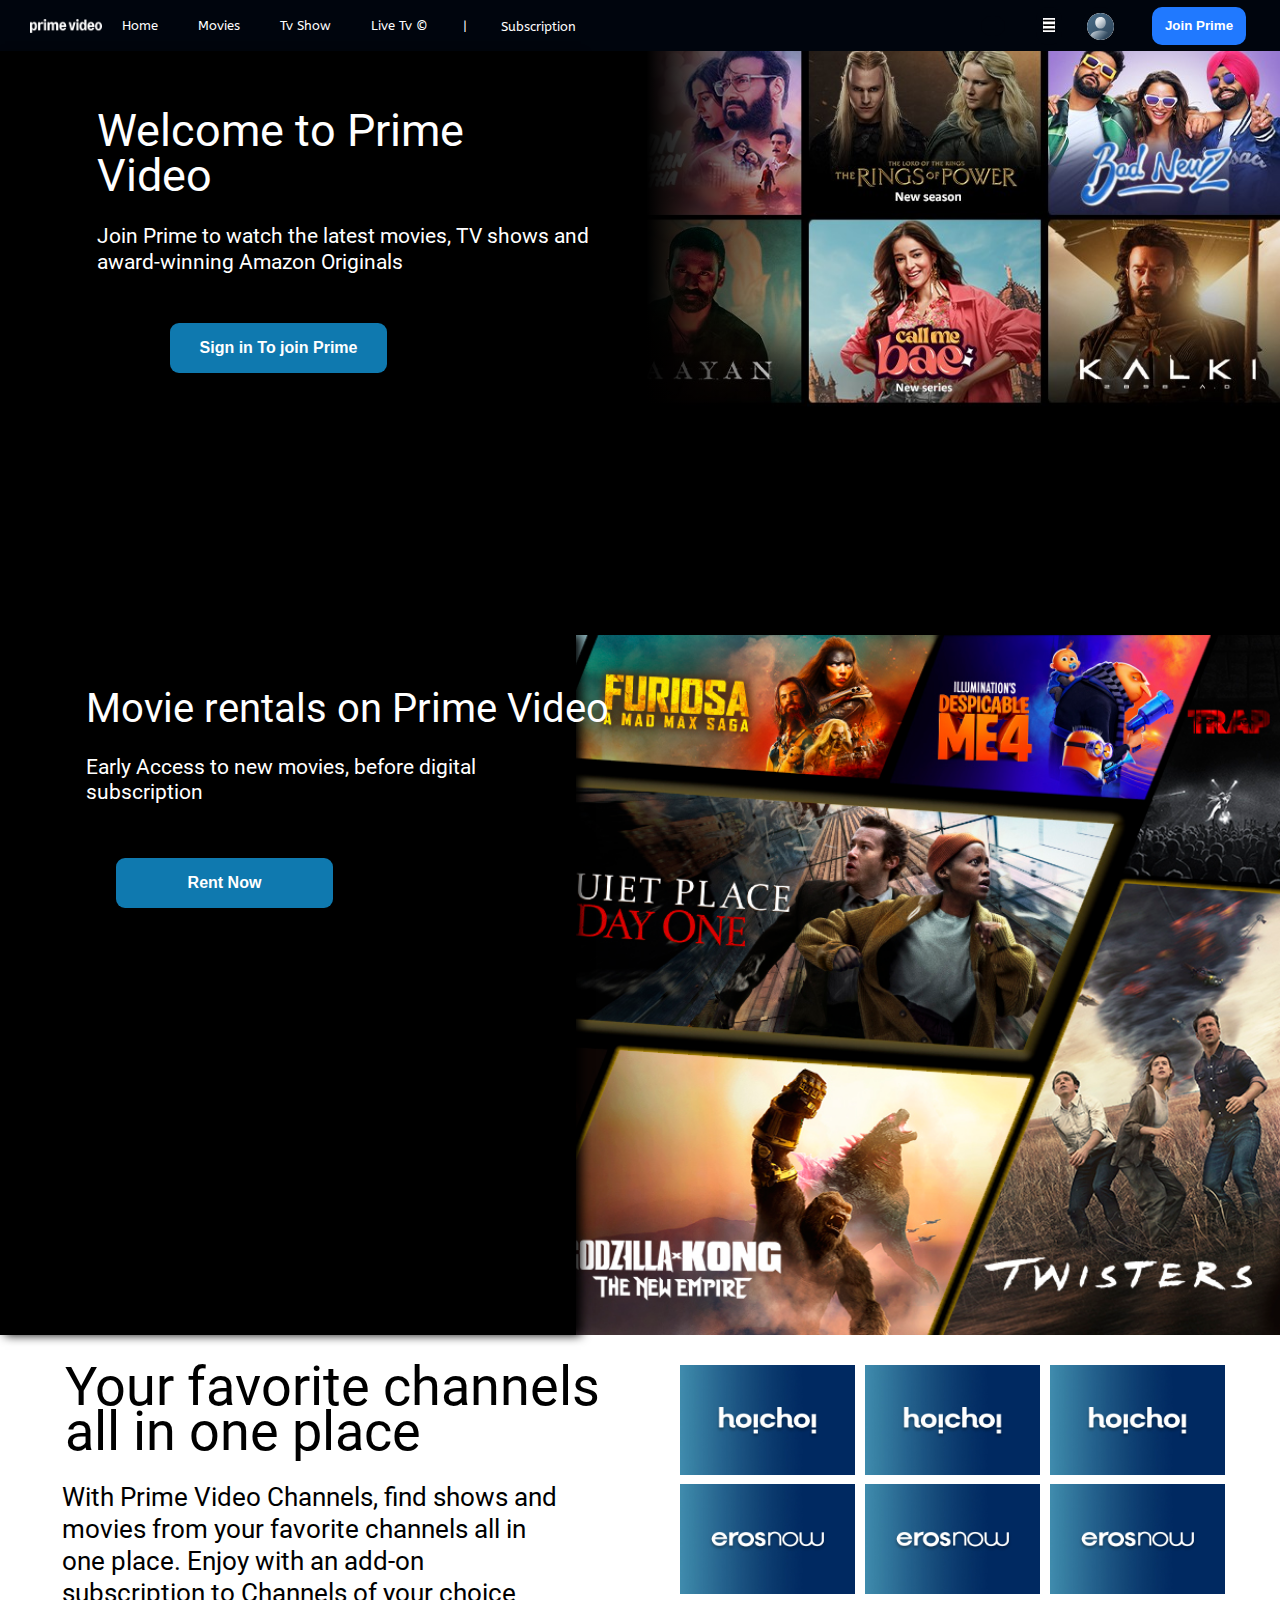
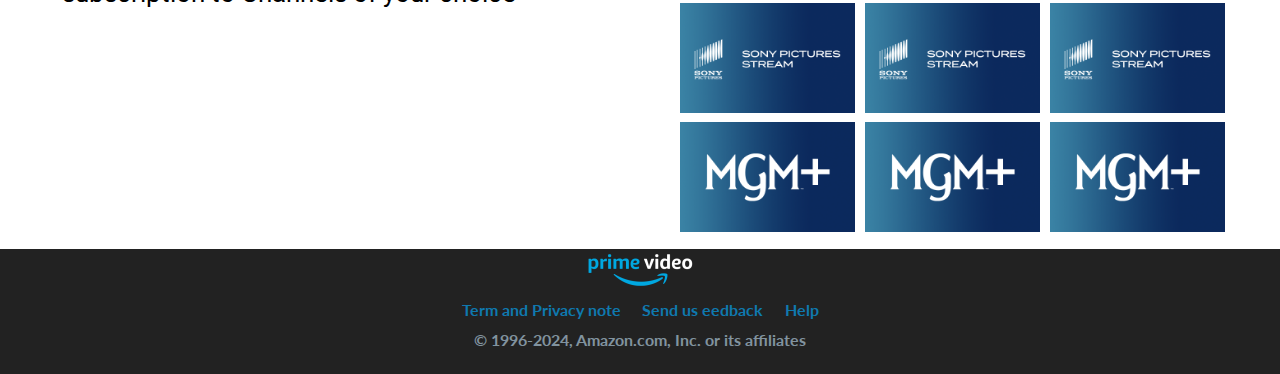
<file: index.html>
<!DOCTYPE html>
<html lang="en">

<head>
    <meta charset="UTF-8" />
    <meta name="viewport" content="width=device-width, initial-scale=1.0" />
    <title>Amazon Prime</title>
    <link rel="stylesheet" href="style.css" />
    <link href="https://fonts.googleapis.com/css2?family=ABeeZee:ital@0;1&display=swap" rel="stylesheet" />
    <link rel="stylesheet" href="phone.css">
    <link rel="stylesheet" href="https://cdnjs.cloudflare.com/ajax/libs/font-awesome/6.6.0/css/all.min.css"
        integrity="sha512-Kc323vGBEqzTmouAECnVceyQqyqdsSiqLQISBL29aUW4U/M7pSPA/gEUZQqv1cwx4OnYxTxve5UMg5GT6L4JJg=="
        crossorigin="anonymous" referrerpolicy="no-referrer" />
    <link rel="preconnect" href="https://fonts.googleapis.com" />
    <link rel="preconnect" href="https://fonts.gstatic.com" crossorigin />
    <link
        href="https://fonts.googleapis.com/css2?family=Roboto:ital,wght@0,100;0,300;0,400;0,500;0,700;0,900;1,100;1,300;1,400;1,500;1,700;1,900&display=swap"
        rel="stylesheet" />
    <link
        href="https://fonts.googleapis.com/css2?family=Lato:ital,wght@0,100;0,300;0,400;0,700;0,900;1,100;1,300;1,400;1,700;1,900&display=swap"
        rel="stylesheet">
</head>

<body>
    <nav id="navbar">
        <div class="img">
            <img src="logo-min-remaster.png" alt="Amazon Prime" id="logo-1" style="background-color: #00050d;" />
            <li id="list-0"><a href="#">Menu </a></li>
        </div>
        <ul id="home">
            <li id="list-1"><a href="#">Home </a></li>
            <li id="list-2"><a href="#">Movies</a></li>
            <li id="list-3"><a href="#">Tv Show</a></li>
            <li id="list-4"><a href="#">Live Tv &#169;</a></li>
            <span class="span">|</span><span class="span" id="span">&nbsp;Subscription</span>
        </ul>
        <div class="navigation">
            <button id="search"><i class="fa-solid fa-magnifying-glass" style="font-size: 14px;"></i></button>
            <button id="menu"><img src="bars-solid.svg" alt="" style="color: aliceblue;"></button>
            <button id="user"><img src="user.svg" alt=""></i></button>
            <button id="join-prime">Join Prime</button>
        </div>
    </nav>
    <section id="section-1">
        <div class="bg-black">
            <div class="content">
                <h1>Welcome to Prime Video</h1>
                <p>
                    Join Prime to watch the latest movies, TV shows and award-winning
                    Amazon Originals
                </p>
                <button id="sign-in">Sign in To join Prime</button>
            </div>
        </div>
        <div class="bg-img"></div>
    </section>

    <section id="section-2">
        <div class="bg-black1">
            <div class="content-1">
                <h1>Movie rentals on Prime Video</h1>
                <p>
                    Early Access to new movies, before digital subscription
                </p>
                <button id="rent">Rent Now</button>
            </div>
        </div>
        </div>
        <div class="bg-img1"></div>
    </section>
    <div class="div-3">
        <section id="section-3">
            <div>
                <h1>Your favorite channels all in one place</h1>
                <p>
                    With Prime Video Channels, find shows and movies from your favorite
                    channels all in one place. Enjoy with an add-on subscription to Channels
                    of your choice
                </p>
            </div>
            <div class="all-img">
                <div class="first-column">
                    <div><img src="hoichoi-426X2946_V1.jpg" alt="" /></div>
                    <div><img src="Erosnow-426X2948_V1.jpg" alt="" /></div>
                    <div><img src="426x294.png" alt="" /></div>
                    <div><img src="426x294_MGMPLUS.png" alt="" /></div>
                </div>

                <div class="second-column">
                    <div><img src="hoichoi-426X2946_V1.jpg" alt="" /></div>
                    <div><img src="Erosnow-426X2948_V1.jpg" alt="" /></div>
                    <div><img src="426x294.png" alt="" /></div>
                    <div><img src="426x294_MGMPLUS.png" alt="" /></div>
                </div>

                <div class="third-column">
                    <div><img src="hoichoi-426X2946_V1.jpg" alt="" /></div>
                    <div><img src="Erosnow-426X2948_V1.jpg" alt="" /></div>
                    <div><img src="426x294.png" alt="" /></div>
                    <div><img src="426x294_MGMPLUS.png" alt="" /></div>
                </div>
            </div>
        </section>
        <section id="section-4">
            <img src="footer.png" alt="" id="footer">
            <ul>
                <li><a href="">Term and Privacy note</a></li>
                <li><a href="">Send us eedback</a></li>
                <li><a href="">Help</a></li>
            </ul>
            <p>© 1996-2024, Amazon.com, Inc. or its affiliates</p>
        </section>
</body>

</html>
<!-- <i class="fa-solid fa-user"></i> -->
</file>
<file: style.css>
* {
    margin: 0;
    padding: 0;
}

@font-face {
    font-family: 'roboto';
    src: url('/Assets/Roboto-Regular.ttf');
}

#navbar {
    width: 100%;
    display: flex;
    background-color: #00050d;
    height: 51px;
    justify-content: space-between;
    align-items: center;
}

#logo-1 {
    background-color: #00050d;
}

.span {
    align-items: center;
    font-size: small;
}

.img {
    display: flex;
}

#navbar ul {
    display: flex;
    text-decoration: none;
    align-items: center;
    margin: 28px 0px;
    font-family: "ABeeZee", sans-serif;
    background: none;
    width: 100%;
    height: 25%;
    outline: none;
    border: none;
}

#navbar ul li a:hover {
    color: black;
    background-color: #ffffff;
    transition-duration: 0.4s;
    list-style-type: none;
}

#navbar ul li {
    list-style-type: none;
    font-family: "ABeeZee", sans-serif;
}

#navbar ul li a {
    display: block;
    color: white;
    padding: 9px 15px;
    margin: 5px;
    border-radius: 5px;
    text-decoration: none;
    font-size: small;
    font-family: "ABeeZee", sans-serif;
}

#list-0 {
    display: none;
}

#list-0 a {
    color: white;
    padding: 9px 22px;
    border-radius: 10px;
    text-decoration: none;
    font-family: "ABeeZee", sans-serif;
}

#navbar img {
    height: 14px;
    margin-left: 30px;
    background-color: white;
}

#user-1 {
    margin: 0px;
}

#navbar span {
    padding: 8px 15px;
    color: white;
    padding-bottom: 6px;
    border-radius: 5px;
}

#span:hover {
    color: black;
    background-color: white;
    cursor: pointer;
}

.navigation {
    min-width: 330px;
    display: flex;
    align-items: center;
    justify-content:space-evenly;
}

#search {
    font-size: 2rem;
    border: none;
    outline: none;
    color: white;
    background-color: #000f27;
}

#search {
    font-size: 1.2rem;
    float: left;
    padding: 10px 12px;
    background-color: #00050d;
    border-radius: 56px;
    margin: 11px;
    color: white;
    border: none;
    outline: none;
    line-height: 10px;
}

#search:hover {
    color: #000f27;
    background-color: white;
    transition: 0.3s;
}

#join-prime {
    height: 38px;
    width: 94px;
    float: right;
    margin: 14px;
    background-color: rgb(32, 121, 255);
    outline: none;
    border: none;
    border-radius: 10px;
    color: white;
    font-weight: 780;
}

#join-prime:hover {
    background-color: hwb(200 6% 17%);
    color: white;
}

#user {
    font-size: 1.3rem;
    color: white;
    outline: none;
    border: none;
    border-radius: 40px;
    padding: 6px 4px 0px 5px;
    background-color: #00050d;
}

#user img {
    height: 27px;
    margin: 0px 0px 0px 0px;
    border-radius: 26px;

}

#user:hover {
    color: #000f27;
    background-color: white;
    border-radius: 40px;
}

#menu {
    padding: 8px 7px;
    background: none;
    border: none;
    font-size: 1.2rem;
    margin-right: 10px;
    outline: none;
    border-radius: 20px;
    margin: 0px 0px 0px 0px;
    background-color: #00050d;
    color: white;
}

#menu:hover {
    color: #000f27;
    background-color: white;
}

#menu img {
    margin: 0px 0px 0px 0px;
}

/* section 1 */
#section-1 {
    width: 100%;
    height: auto;
    display: flex;
}

.bg-black {
    width: 45%;
    background-color: black;
    box-shadow: 5px 5px 10px #000;
    /* position: relative; */
}

.bg-black1 {
    width: 45%;
    background-color: black; 
    box-shadow: 5px 0px 10px #000;
    position: relative;
}

.bg-img {
    width: 55%;
    background-image: url('MLP.jpg');
    height: 100vh;
    background-size: cover;
    background-repeat: no-repeat;
    height: 720px;
    background-position: right;
}

.bg-img1 {
    width: 55%;
    background-image: url('TVOD_MLP_Right.jpg');
    height: 100vh;
    background-size: cover;
    background-repeat: no-repeat;
    height: 700px;
    background-position: right;
}

#section-1 h1 {
    color: white;
    font-family: 'roboto';
    font-size: 30px;
    font-weight: 400;
    font-style: normal;
    padding: 2%;
    width: 490px;
    font-size: 2.8rem;
    line-height: 2.8rem;
}

.content {
    width: 50%;
    padding: 45px 84px;
    position: absolute;
    background: linear-gradient(90deg, black, black, black, black, black, transparent);
}

.content-1 {
    width: 50%;
    padding: 45px 30px;
    position: absolute;
    background: linear-gradient(90deg, black, black, black, black, transparent);
}

#section-1 p {
    color: white;
    padding: 2%;
    font-size: 1.3rem;
    line-height: 1.6rem;
    font-family: 'roboto';
    font-style: normal;
    width: 400px;
    
}

#sign-in {
    width: 217px;
    height: 50px;
    margin: 35px 86px;
    background-color: #0f79af;
    border-radius: 9px;
    outline: none;
    border: none;
    font-size: 1.0rem;
    color: white;
    font-weight: bolder;
}


#section-2 {
    width: 100%;
    height: auto;
    display: flex;

}

#section-2 h1 {
    color: white;
    font-family: 'roboto';
    font-size: 30px;
    font-weight: 400;
    font-style: normal;
    width: fit-content;
    padding: 33px 25px 3px 56px;
    font-size: 2.5rem;
    line-height: 2.8rem;
    width: 523px;
}

#section-2 p {
    color: white;
    padding: 2%;
    font-size: 1.3rem;
    line-height: 1.6rem;
    padding: 20px 92px 17px 56px;
    font-family: 'roboto';
    font-style: normal;
    width: 390px;    
}

#rent {
    width: 217px;
    height: 50px;
    margin: 35px 86px;
    background-color: #0f79af;
    border-radius: 9px;
    outline: none;
    border: none;
    font-size: 1.0rem;
    color: white;
    font-weight: bolder;
}

#section-3 {
    height: 80vh;
    display: flex;
    height: 514px;
}

#section-3 h1 {
    color: black;
    font-family: 'roboto';
    width: fit-content;
    font-size: 30px;
    font-weight: 400;
    font-style: normal;
    padding: 30px 0px 0px 65px;
    font-size: 3.4rem;
    line-height: 2.8rem;
}

#section-3 p {
    color: black;
    padding: 2%;
    font-size: 1.6rem;
    line-height: 32px;
    font-family: 'roboto';
    font-style: normal;
    width: 80%;
    padding: 26px 0px 0px 62px;
}

#div-3 {
    display: flex;
}

div .images {
    max-width: 800px;
    display: flex;
    flex-flow: row wrap;
    justify-content: space-around;
    justify-items: flex-start;
}

.all-img {
    display: flex;
    padding: 25px 45px;
}

.all-img img {
    height: 110px;
    width: 175px;
    margin-top: 5px;
    margin-right: 10px;
}

.all-img img:hover {
    box-shadow: 0px 0px 10px 2px;
}

#section-4 {
    background-color: #222222;
    height: 20vh;
    text-align: center;
    height: 125px;
}

#section-4 img {
    margin-top: 5px;
}

#section-4 ul li a {
    color: #0f79af;
    list-style-type: none;
    text-decoration: none;
    width: 600px;
    font-family: "Lato", sans-serif;
    font-weight: 700;
}

#section-4 ul li a:hover {
    color: #5db8f3;
}

#section-4 ul {
    display: flex;
    align-items: center;
    text-align: center;
    list-style-type: none;
    width: 400px;
    margin: auto;
    justify-content: space-evenly;
    margin-top: 10px;
}

#section-4 p {
    color: #81939f;
    font-family: "Lato", sans-serif;
    font-weight: 700;
    margin-top: 10px;
}

#footer {
    margin-top: 5px;
    overflow: hidden;
}
@media (max-width:700px) {
    #section-3 {
        display: block;
        height: auto;
        
    }
    #section-3 h1{
        font-size: 2.4rem;
        line-height: 2.0rem;
    }
    #section-3 p{
        font-size: 1.0rem;
        line-height: 22px;
    }
    .all-img{
        justify-content: center;
    }
}
</file>
<file: phone.css>
@media(max-width:1440px){
    .bg-img{
        height: 702px;
    }
}
@media (max-width:1336px){
    .content-1{
        padding: 19px 30px;
    }
    #section-1 p{
        width: 500px;

    }
    #section-1 h1{
        font: size 2.5rem;

    }
    .bg-img {
        height: 584px;
    }
}

@media (max-width:1050px) {

    #section-1 h1{
        font-size: 30px;
    }
    #section-1 p {
        font-size: 15px;
        width: 412px;
    }
    #sign-in {
        margin: 40px 77px;
    }
    .content-1 {
        padding: 19px 0px;
    }
    #section-2 h1{
        padding: 33px 25px 3px 9px;
        font-size: 29px;
    }
    #section-2 p {
        font-size: 15px;
        padding: 10px 92px 17px 13px;
        width: 412px;
    }
    .bg-black1{
        width: 38%;
    }
    .bg-img1{
        width:62%;
        height: 500px;
    }
.content{
    padding: 60px 0px;
    width: 43%;
}
    #navbar {
        width: auto;
        justify-content: space-evenly;
    }

    #navbar span {
        display: none;
    }

    #navbar ul {
        width: 0%;
    }

    #navbar ul li a {
        padding: 11px 11px 11px 0px;
    }

    #navbar button {
        padding: 0px 0px 0px 0px;
        margin: 0px 0px 0px 0px;
    }

    #navbar img {
        padding: 0px 0px 0px 0px;
        margin: 0px 0px 0px 0px;

    }

    .navigation {
        justify-content: space-evenly;
    }

    #sign-in{
        margin: 25px 80px;
    }

    #logo-1 {
        height: 5px;
        margin: 0px 0px 0px 0px;
    }


    .bg-img {
        width: 85%;
    }

    #section-4 {
        width: 350px;
    }

    #section-4 ul {
        width: 350px;
    }

    #section-4 ul li a {
        font-size: 10px;

    }

    .all-img {
        padding: 0px 0px 0px 0px;
    }

    .all-img img {
        height: 75px;
        width: 110px;

    }

    #list-2,
    #list-3,
    #list-4,
    #span,
    #join-prime {
        display: none;
    }

    #user {
        overflow: visible;
    }

    #search {
        margin-left: 5px;
    }
}

#section-4 {
    width: auto;
}
@media (max-width:1000px)
{
    .bg-img{
        height: 580px;
    }
    .content{
        width:43%;
    }
    #section-1 p {
        font-size: 14px;
        width: 324px;
    }
    .bg-img1 {
        
        height: 446px;
    }
    .bg-black1 {
        width: 34%;
    }
    .bg-img1 {
        width: 66%;
    
    }
    #section-2 h1{
        font-size: 25px;
    }
    #section-2 p {
        font-size: 15px;
        padding: 7px 1px 14px 15px;
        width: 355px;
    }
}
@media(max-width:900px){
    .bg-img{
        height: 465px;
    }
    .bg-img1 {
        height: 395px;
    }
    #section-2 h1 {
        font-size: 23px;
    }
    #section-2 p {
        font-size: 14px;
        padding: 7px 1px 14px 15px;
        width: 280px;
    }
}
@media (max-width:800px) {

    .bg-img {
        height: 406px;
    }
    .bg-img {
        width: 85%;
    }
    #section-1 h1 {
        font-size: 21px;
        width: 230px;
    }
    #section-1 p {
        font-size: 12px;
        width: 245px;
    }
    #sign-in {
        margin: 26px 10px;
    }    
    #sign-in {
        margin: 26px 40px;
        height: 33px;
        width: 162px;
        font-size: 13px;
        border-radius: 4px;
    }
    .bg-img1 {
        height: 360px;
    }
    #section-2 h1 {
        width: 287px;
        font-size: 18px;
    }
    #section-2 p {
        font-size: 13px;
        padding: 7px 0px 2px 13px;
        width: 235px;
    }
    #rent {
        width: 118px;
        height: 33px;
        margin: 35px 72px;
    }
}
    

    /* .bg-img1 {
        width: 85%;
    }

    .bg-black1 {
        width: 45%;
        background-color: black;
        box-shadow: 5px 5px 10px #000;
        position: relative;
    }

    #section-2 p {
        width: 300px;
    }

    #section-2 h1 {
        width: 411px;
    }


#section-2 {
    height: auto;
} */
@media(max-width:700px){
    #section-1 p {
        width: 266px;
        font-size: 13px;
    }
    #section-1 p {
        width: 236px;
        font-size: 12px;
    }
    .bg-img {
        height: 350px;
    }
    .bg-img1 {
        height: 304px;
    }
    #section-2 h1 {
        width: 235px;
        font-size: 15px;
    }
    #section-2 p {
        font-size: 11px;
        padding: 7px 0px 2px 13px;
        width: 235px;
    }
    #rent {
        width: 103px;
        height: 32px;
        font-size: 12px;
        margin: 26px 42px;
        border-radius: 5px;
    }
    

}


    @media (max-width:600px){
        .bg-img {
            height: 290px;
        }
        #section-1 h1 {
            font-size: 15px;
            width: 165px;
        }
        .content {
            padding: 25px 0px;
        }
        #section-1 p {
            width: 184px;
            font-size: 9px;
            line-height: 18px;
        }
        #sign-in {
            margin: 15px 24px;
            height: 22px;
            width: 120px;
            font-size: 10px;
            border-radius: 4px;
        }
        .bg-img1 {
            height: 263px;
        }
        #section-2 h1 {
            width: 170px;
            font-size: 13px;
        }
        #section-2 p {
            font-size: 10px;
            padding: 0px 0px 2px 11px;
            width: 173px;
        }
        #rent {
            width: 92px;
            height: 29px;
            font-size: 12px;
            margin: 22px 33px;
            border-radius: 5px;
        }
        .bg-black1 {
            width: 44%;
            background-color: black;
            box-shadow: 4px 0px 10px #000;
            position: relative;
        }
        #section-3 h1 {
            font-size: 22px;
            line-height: 18px;
            padding: 30px 0px 0px 95px;
        }
        #section-3 p {
            width: 379px;
            font-size: 13px;
            line-height: 22px;
            padding: 26px 0px 0px 94px;
            text-align: center;
        }
    }


@media (max-width:500px){
    #section-3 h1{
        padding: 29px 0px 0px 40px;
        font-size: 19px;
    }
#section-3 p{
    padding: 26px 0px 0px 7px;
    font-size: 11px;
    line-height: 20px;
}
.content {
    padding: 25px 0px;
    margin-top: 172px ;
    margin-left:127px;
}
.bg-black 
{
    width: 19%;
}
#section-1{
    height: 371px;
    background-color: black;
}
.content-1 {
    padding: 0px 0px;
    margin-top: 201px;
    margin-left: 125px;
}
#section-2{
    background-color: black;
    height: 420px;
}#section-2 p{
    line-height: 18px;
   
}
.bg-img1 {
    height: 201px;
}
.bg-black1 {
    width: 34%;
}
.navigation{
    min-width:180px;
}
#section-2 p {
    font-size: 10px;
    text-align: center;
    padding: 0px 0px 2px 11px;
    width: 157px;
}

}
@media(max-width:400px){
#section-3 p{
    width: 255px;
}
.content {
    padding: 25px 0px;
    margin-top: 172px;
    margin-left: 75px;
}
.content-1 {
    padding: 0px 0px;
    margin-top: 201px;
    margin-left: 75px;
}
#section-4 ul {
    width: 280px;
}
.all-img {
    justify-content: center;
    flex-wrap: wrap;
    width: 299px;
}
.third-column{
    display: flex;
    flex-wrap: wrap;
    justify-content: center;
}
}
@media(max-width:350px){
    .bg-img {
        height: 231px;
    }
    .bg-img1 {
        height: 186px;
    }
    .bg-black1 {
        width: 10%;
    }
    .bg-img1 {
        height: 186px;
        width: 90%;
    }
    #section-3 p {
        margin: auto;
        width: 79%;
    }
    #section-3 h1 {
        padding: 29px 0px 0px 40px;
        font-size: 19px;
        margin: auto;
        text-align: center;
    }
    .all-img {
        justify-content: center;
        flex-wrap: wrap;
        width: 299px;
        margin: auto;
    }
    #section-4 {
        width: auto;
        height: 110px;
    }
    #section-4 p {        
        font-size: 12px;
            }

}
/* @media (max-width:430px){
    #section-1 p{
        width: 367px;
    }
    #section-2 p{
        width: 328px;
    }
}
@media(max-width:429px){
    .bg-img {
        height: 339px;
        width: 430px;
    }
    .bg-black{
        width: 15%;       
    }
    .navigation{
        min-width: 192px;
    }
    #section-1 h1{
        margin-left: 40px;
        width: 245px;
        font-size: 22px;
    }
    
    #section-1 p {
        margin-left: 0px;
        width: 316px;
        text-align: center;
        font-size: 14px;
    }
    #sigin{
        margin-left: px;
    }

    .content{
        margin: 200px 0px 0px 7px;

    }
    #section-1{
        height: 53vh;
        background-color: black;
    }
    #sign-in {
        margin: 15px 44px;
    }
    .bg-img1{
        height: 230px;
        width: 430px;
    }
    .content-1{
        margin: 188px 1px 1px 1px;
    }
    .bg-black1{
        width: 30%;
    }
    #section-2{
        background-color: black;
        height: 53vh;
    } #section-2 h1{
        margin-left: 14px;
        width: 299px;
        text-align: center;
        font-size: 22px;
    } 
    #section-2 p{
        margin-left: 32px;
        width: 263px;
        font-size: 14px;
        text-align: center;
    }  
    #rent{
        margin: 31px 0px 0px 51px;
    }    
    

}
@media(max-width:400px){
    #section-1{
        height: 75vh;
    }#section-2{
        height: 74vh;
    }
    .content{
        padding: 45px 37px;
    }
}
@media(max-width:380px){
    .content{
        padding: 45px 29px;
    }
    #section-1 h1{
        margin-left: 25px;
    }
}
@media(max-width:399px){
    #section-2{
        height: 84vh;
    }
    #section-2 p {
        padding: 0px 0px 17px 0px;
    }
    #section-1 {
        height: 82vh;
    }
    #section-2{
        height:82vh ;
    }

}
@media(max-width:350px){
    .content{
        padding: 45px 15px;
        
    }
    .content-1{
        padding: 47px 0px;
    }
    #section-2 {
        height: 151vh;
    }
    .all-img {
        justify-content: center;
        flex-wrap: wrap;
        width: 299px;
}
.third-column{
    display: flex;
    flex-wrap: wrap;
    justify-content: center;
}
#section-2 {
    height: 95vh;
}
#section-3 h1{
    padding: 29px 0px 0px 54px;
}#section-3 {
    padding: 26px 0px 0px 37px;
}}

@media (max-width:325px){
    #section-1 p{
        width: 260px;
        text-align: center;
    }
    #section-2 {
        height: 90vh;
    }#section-2  h1{
    width: 263px;   
    font-size: 18px; 
    }#section-2 p{
    width: 230px;
    }
    #section-3 {
        padding: 26px 0px 0px 0px;
    }
    #sign-in {
        margin: 11px 30px;
        width: 217px;
        height: 50px;
        border-radius: 4px;
    }
    .bg-img {
        height: 232px;
        width: 261px;
    }
    .content {
        padding: 0px 11px;
    }
    #section-4 ul {
        width: 307px;
    }
    #section-1 h1 {
        margin-left: 11px;
    }
    #section-3 h1 {
        text-align: center;
        width: 303px;
        font-size: 25px;
        padding: 29px 0px 0px 8px;
    }    #section-3 p {
        font-size: 14px;
        line-height: 22px;
        padding: 26px 0px 0px 35px;
    }
} */
</file>
